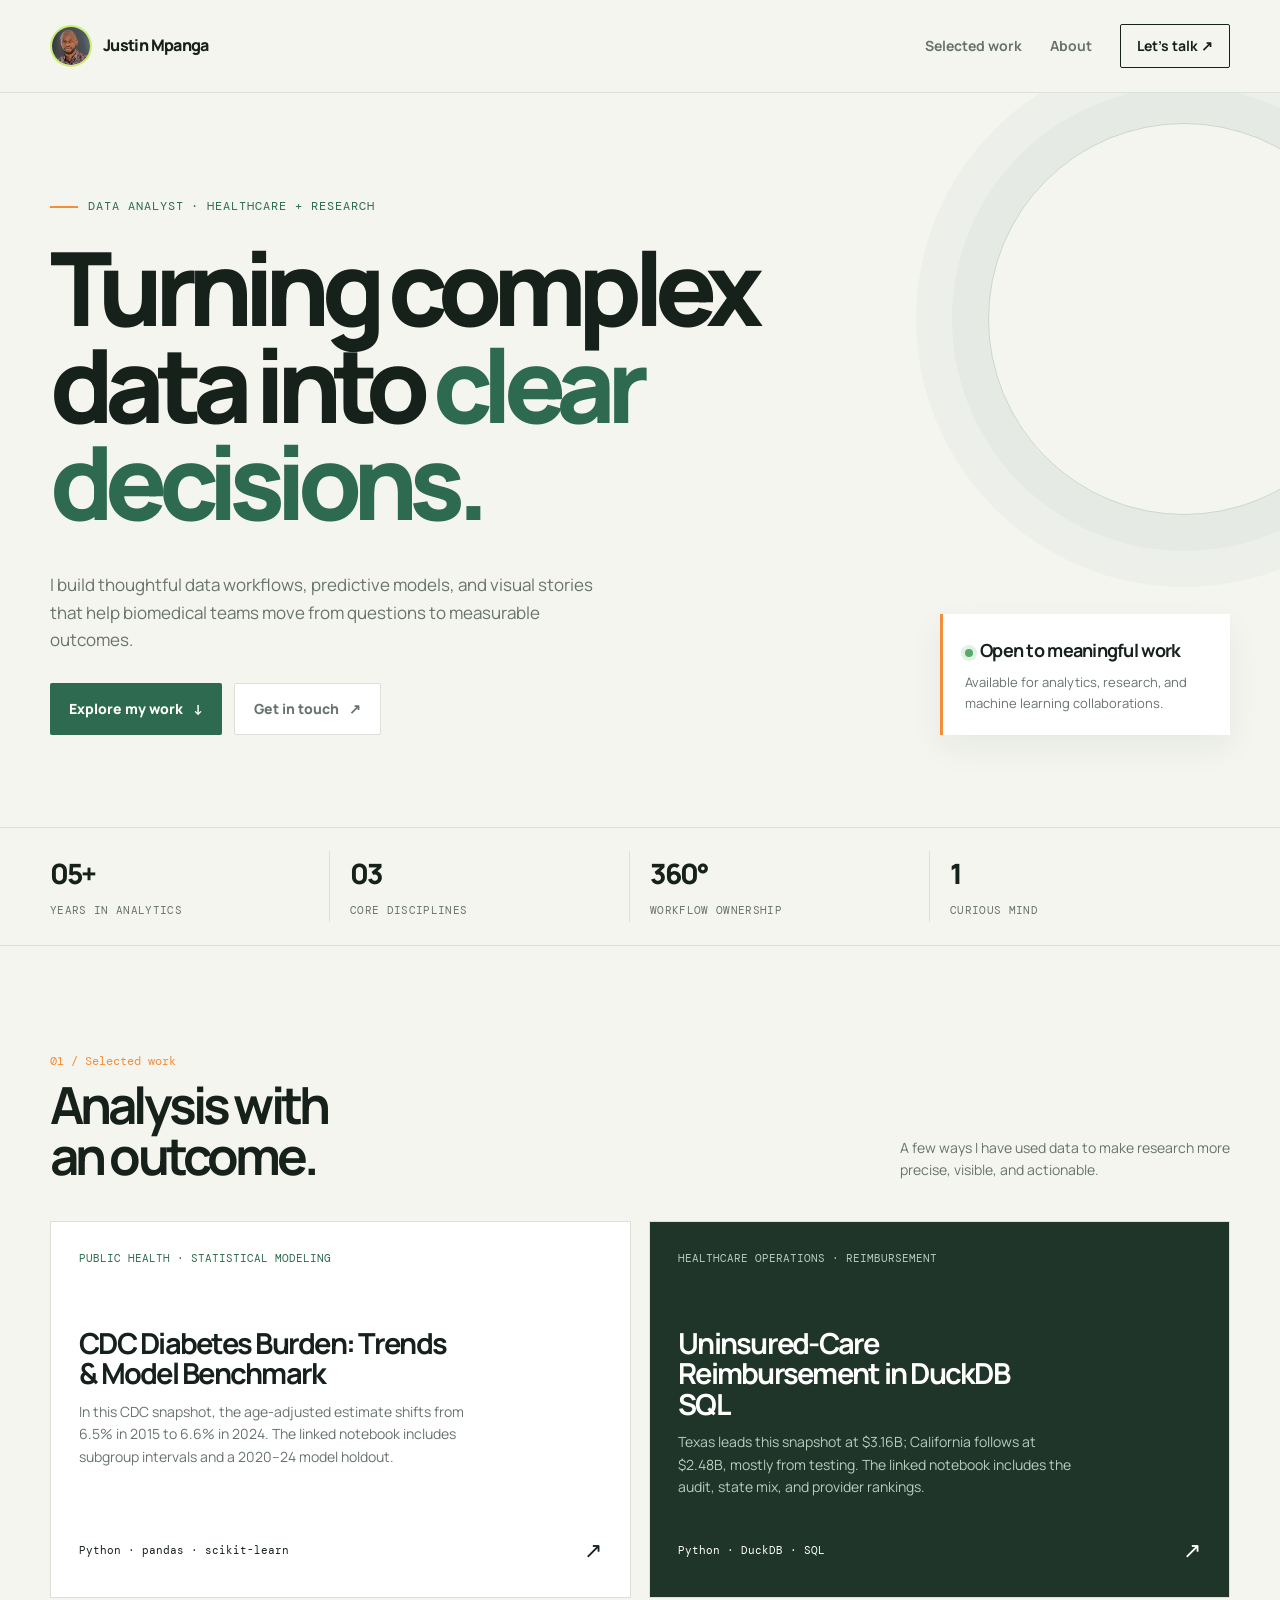
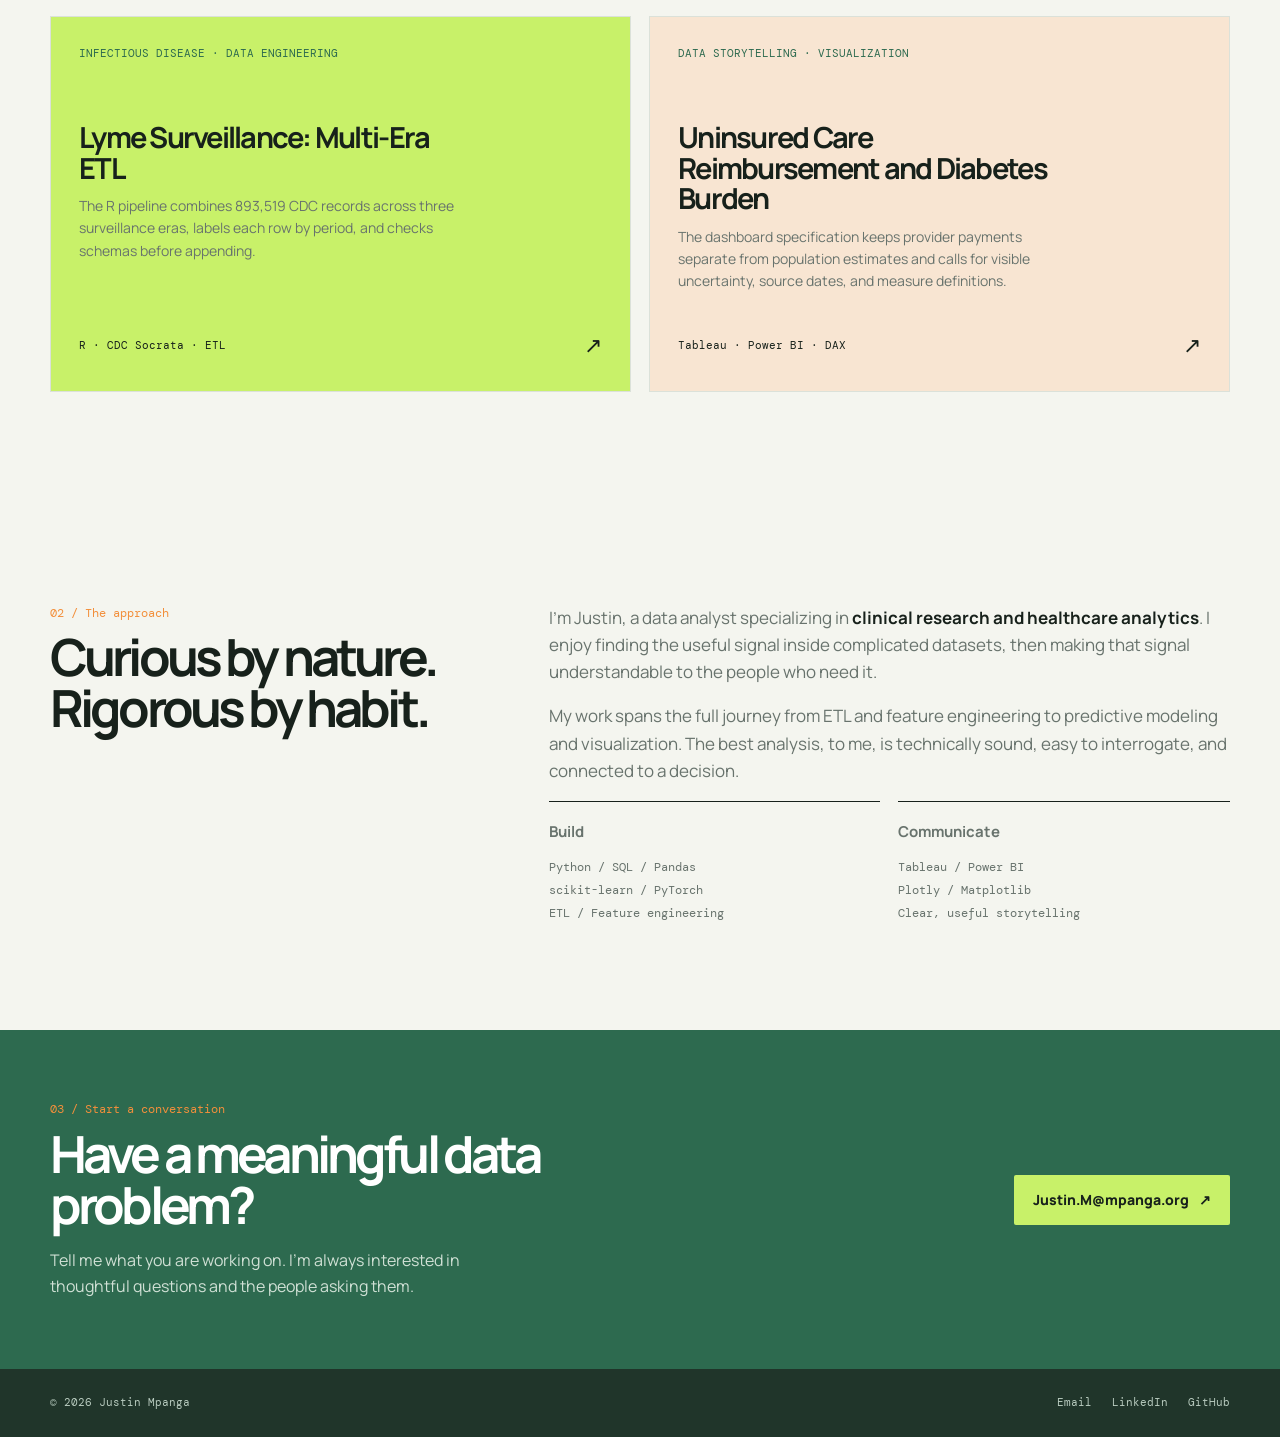
<file: index.html>
<!doctype html>
<html lang="en">
<head>
  <meta charset="UTF-8">
  <meta name="viewport" content="width=device-width, initial-scale=1.0">
  <meta name="description" content="Justin Mpanga is a data analyst specializing in healthcare analytics, and predictive modeling.">
  <title>Justin Mpanga | Healthcare Data Analyst</title>
  <link rel="preconnect" href="https://fonts.googleapis.com">
  <link rel="preconnect" href="https://fonts.gstatic.com" crossorigin>
  <link href="https://fonts.googleapis.com/css2?family=DM+Mono:wght@400;500&family=Manrope:wght@400;500;600;700;800&display=swap" rel="stylesheet">
  <style>
    :root {
      --ink: #17211b;
      --muted: #68736d;
      --paper: #f4f5ef;
      --panel: #ffffff;
      --line: #dbe1d9;
      --green: #2d6a4f;
      --lime: #c8f169;
      --orange: #f28f3b;
      --dark-panel: #20352a;
      --mono: "DM Mono", monospace;
      --sans: "Manrope", sans-serif;
    }

    * { box-sizing: border-box; }
    html { scroll-behavior: smooth; }
    body {
      margin: 0;
      color: var(--ink);
      background: var(--paper);
      font-family: var(--sans);
      line-height: 1.6;
    }
    a { color: inherit; text-decoration: none; }
    .wrap { width: min(1180px, calc(100% - 48px)); margin: 0 auto; }

    header {
      padding: 24px 0;
      border-bottom: 1px solid var(--line);
      background: rgba(244, 245, 239, .9);
      position: sticky;
      top: 0;
      z-index: 10;
      backdrop-filter: blur(14px);
    }
    .nav { display: flex; align-items: center; justify-content: space-between; gap: 24px; }
    .brand { display: flex; align-items: center; gap: 11px; font-weight: 800; letter-spacing: -.04em; }
    .brand-photo {
      width: 42px; height: 42px; flex: 0 0 auto;
      border: 2px solid var(--lime); border-radius: 50%; object-fit: cover;
    }
    nav { display: flex; align-items: center; gap: 28px; color: var(--muted); font-size: 14px; font-weight: 700; }
    nav a { transition: color .2s ease; }
    nav a:hover { color: var(--green); }
    .nav-cta { padding: 10px 16px; border: 1px solid var(--ink); color: var(--ink); border-radius: 2px; }

    .hero { padding: 104px 0 92px; position: relative; overflow: hidden; }
    .hero::before {
      content: ""; position: absolute; width: 390px; height: 390px; right: -100px; top: 30px;
      border: 1px solid rgba(45, 106, 79, .22); border-radius: 50%;
      box-shadow: 0 0 0 36px rgba(45, 106, 79, .04), 0 0 0 72px rgba(45, 106, 79, .03);
      pointer-events: none;
    }
    .eyebrow { display: flex; align-items: center; gap: 10px; color: var(--green); font-family: var(--mono); text-transform: uppercase; font-size: 12px; letter-spacing: .08em; }
    .eyebrow::before { content: ""; display: block; width: 28px; height: 2px; background: var(--orange); }
    h1 { max-width: 860px; margin: 22px 0 24px; font-size: clamp(3.5rem, 8vw, 7.5rem); line-height: .95; letter-spacing: -.085em; font-weight: 800; }
    h1 em { color: var(--green); font-style: normal; }
    .hero-grid { display: grid; grid-template-columns: minmax(0, 1fr) 290px; gap: 70px; align-items: end; }
    .hero-copy { max-width: 550px; color: var(--muted); font-size: 17px; }
    .hero-actions { display: flex; flex-wrap: wrap; gap: 12px; margin-top: 30px; }
    .button { display: inline-flex; align-items: center; gap: 10px; padding: 14px 19px; border-radius: 2px; font-weight: 800; font-size: 14px; transition: transform .2s ease, box-shadow .2s ease; }
    .button:hover { transform: translateY(-3px); box-shadow: 0 8px 18px rgba(23, 33, 27, .12); }
    .button-primary { background: var(--green); color: white; }
    .button-secondary { border: 1px solid var(--line); background: var(--panel); }
    .status-card { padding: 22px; border-left: 3px solid var(--orange); background: var(--panel); box-shadow: 0 12px 32px rgba(23, 33, 27, .06); }
    .status-card strong { display: block; margin-bottom: 7px; font-size: 18px; letter-spacing: -.04em; }
    .status-card p { margin: 0; color: var(--muted); font-size: 13px; }
    .dot { display: inline-block; width: 8px; height: 8px; margin-right: 7px; border-radius: 50%; background: #59a96b; box-shadow: 0 0 0 4px #e1f2e3; }

    .stats { padding: 23px 0; border-top: 1px solid var(--line); border-bottom: 1px solid var(--line); }
    .stats-grid { display: grid; grid-template-columns: repeat(4, 1fr); gap: 20px; }
    .stat { border-right: 1px solid var(--line); }
    .stat:last-child { border: 0; }
    .stat-number { display: block; font-size: 28px; font-weight: 800; letter-spacing: -.07em; }
    .stat-label { color: var(--muted); font-family: var(--mono); font-size: 11px; text-transform: uppercase; letter-spacing: .03em; }

    section { padding: 106px 0; }
    .section-heading { display: flex; justify-content: space-between; align-items: end; gap: 24px; margin-bottom: 40px; }
    .section-kicker { color: var(--orange); font-family: var(--mono); font-size: 12px; }
    h2 { margin: 8px 0 0; font-size: clamp(2rem, 4vw, 3.7rem); line-height: 1; letter-spacing: -.075em; }
    .section-note { max-width: 330px; margin: 0; color: var(--muted); font-size: 14px; }

    .projects { display: grid; grid-template-columns: repeat(2, 1fr); gap: 18px; }
    .project { min-height: 360px; padding: 28px; display: flex; flex-direction: column; justify-content: space-between; background: var(--panel); border: 1px solid var(--line); transition: transform .25s ease, border-color .25s ease; }
    .project:hover { transform: translateY(-6px); border-color: var(--green); }
    .project:nth-child(2) { background: var(--dark-panel); color: white; }
    .project:nth-child(2) .project-type, .project:nth-child(2) .project-description { color: #b8cbbf; }
    .project:nth-child(3) { background: var(--lime); }
    .project:nth-child(4) { background: #f8e5d2; }
    .project-type { color: var(--green); font-family: var(--mono); font-size: 11px; text-transform: uppercase; }
    .project-title { max-width: 370px; margin: 60px 0 12px; font-size: 29px; line-height: 1.05; letter-spacing: -.06em; }
    .project-description { max-width: 400px; margin: 0; color: var(--muted); font-size: 14px; }
    .project-footer { display: flex; justify-content: space-between; align-items: center; margin-top: 35px; font-family: var(--mono); font-size: 11px; }
    .project-link { font-size: 22px; }

    .about-grid { display: grid; grid-template-columns: .75fr 1.25fr; gap: 90px; align-items: start; }
    .about-copy { color: var(--muted); font-size: 17px; }
    .about-copy p { margin-top: 0; }
    .about-copy strong { color: var(--ink); }
    .skills { display: grid; grid-template-columns: repeat(2, 1fr); gap: 18px; }
    .skill-group { padding-top: 18px; border-top: 1px solid var(--ink); }
    .skill-group h3 { margin: 0 0 12px; font-size: 15px; }
    .skill-group p { margin: 0; color: var(--muted); font-family: var(--mono); font-size: 12px; line-height: 1.9; }

    .contact { padding: 70px 0; background: var(--green); color: white; }
    .contact-inner { display: flex; align-items: center; justify-content: space-between; gap: 40px; }
    .contact h2 { max-width: 600px; }
    .contact p { max-width: 430px; margin: 18px 0 0; color: #d0e0d5; }
    .contact .button { flex-shrink: 0; background: var(--lime); color: var(--ink); }

    footer { padding: 25px 0; background: var(--dark-panel); color: #b8cbbf; font-family: var(--mono); font-size: 11px; }
    .footer-inner { display: flex; justify-content: space-between; gap: 20px; }
    .footer-links { display: flex; gap: 20px; }
    .footer-links a:hover { color: var(--lime); }

    .reveal { opacity: 0; transform: translateY(18px); transition: opacity .7s ease, transform .7s ease; }
    .reveal.visible { opacity: 1; transform: none; }
    @media (max-width: 760px) {
      .wrap { width: min(100% - 32px, 580px); }
      header { padding: 16px 0; }
      .nav { gap: 12px; }
      .brand { gap: 8px; font-size: 14px; }
      .brand-photo { width: 36px; height: 36px; }
      .nav-cta { padding: 8px 10px; white-space: nowrap; }
      nav a:not(.nav-cta) { display: none; }
      .hero { padding: 70px 0 65px; }
      .hero-grid, .about-grid { grid-template-columns: 1fr; gap: 35px; }
      h1 { font-size: clamp(3.4rem, 17vw, 6rem); }
      .hero::before { right: -220px; top: 120px; }
      .stats-grid { grid-template-columns: repeat(2, 1fr); gap: 22px 10px; }
      .stat:nth-child(2) { border: 0; }
      section { padding: 75px 0; }
      .section-heading, .contact-inner { display: block; }
      .section-note { margin-top: 20px; }
      .projects, .skills { grid-template-columns: 1fr; }
      .project { min-height: 320px; }
      .contact .button { margin-top: 28px; }
      .footer-inner { display: block; }
      .footer-links { margin-top: 12px; }
    }

  </style>
</head>
<body>
  <header>
    <div class="wrap nav">
      <a class="brand" href="#top" aria-label="Justin Mpanga home"><img class="brand-photo" src="Justin%20Pic.jpeg" alt=""> Justin Mpanga</a>
      <nav aria-label="Primary navigation">
        <a href="#work">Selected work</a>
        <a href="#about">About</a>
        <a class="nav-cta" href="mailto:Justin.M@mpanga.org">Let's talk ↗</a>
      </nav>
    </div>
  </header>

  <main id="top">
    <section class="hero">
      <div class="wrap">
        <div class="eyebrow reveal">Data analyst · Healthcare + research</div>
        <h1 class="reveal">Turning complex data into <em>clear decisions.</em></h1>
        <div class="hero-grid">
          <div class="hero-copy reveal">
            <p>I build thoughtful data workflows, predictive models, and visual stories that help biomedical teams move from questions to measurable outcomes.</p>
            <div class="hero-actions">
              <a class="button button-primary" href="#work">Explore my work <span>↓</span></a>
              <a class="button button-secondary" href="mailto:Justin.M@mpanga.org">Get in touch <span>↗</span></a>
            </div>
          </div>
          <aside class="status-card reveal">
            <strong><span class="dot"></span>Open to meaningful work</strong>
            <p>Available for analytics, research, and machine learning collaborations.</p>
          </aside>
        </div>
      </div>
    </section>

    <div class="stats">
      <div class="wrap stats-grid">
        <div class="stat reveal"><span class="stat-number">05+</span><span class="stat-label">Years in analytics</span></div>
        <div class="stat reveal"><span class="stat-number">03</span><span class="stat-label">Core disciplines</span></div>
        <div class="stat reveal"><span class="stat-number">360°</span><span class="stat-label">Workflow ownership</span></div>
        <div class="stat reveal"><span class="stat-number">1</span><span class="stat-label">Curious mind</span></div>
      </div>
    </div>

    <section id="work">
      <div class="wrap">
        <div class="section-heading reveal">
          <div><div class="section-kicker">01 / Selected work</div><h2>Analysis with<br>an outcome.</h2></div>
          <p class="section-note">A few ways I have used data to make research more precise, visible, and actionable.</p>
        </div>
        <div class="projects">
          <article class="project reveal">
            <div><div class="project-type">Public health · Statistical modeling</div><h3 class="project-title">CDC Diabetes Burden: Trends &amp; Model Benchmark</h3><p class="project-description">In this CDC snapshot, the age-adjusted estimate shifts from 6.5% in 2015 to 6.6% in 2024. The linked notebook includes subgroup intervals and a 2020–24 model holdout.</p></div>
            <div class="project-footer"><span>Python · pandas · scikit-learn</span><a class="project-link" href="https://github.com/123jnm/JustinMpanga.github.io/blob/main/notebooks/diabetes_burden_models.ipynb" target="_blank" rel="noopener noreferrer" aria-label="Open CDC diabetes analysis and results on GitHub">↗</a></div>
          </article>
          <article class="project reveal">
            <div><div class="project-type">Healthcare operations · Reimbursement</div><h3 class="project-title">Uninsured-Care Reimbursement in DuckDB SQL</h3><p class="project-description">Texas leads this snapshot at $3.16B; California follows at $2.48B, mostly from testing. The linked notebook includes the audit, state mix, and provider rankings.</p></div>
            <div class="project-footer"><span>Python · DuckDB · SQL</span><a class="project-link" href="https://github.com/123jnm/JustinMpanga.github.io/blob/main/notebooks/claims_reimbursement_analysis_SQL.ipynb" target="_blank" rel="noopener noreferrer" aria-label="Open reimbursement SQL analysis and results on GitHub">↗</a></div>
          </article>
          <article class="project reveal">
            <div><div class="project-type">Infectious disease · Data engineering</div><h3 class="project-title">Lyme Surveillance: Multi-Era ETL</h3><p class="project-description">The R pipeline combines 893,519 CDC records across three surveillance eras, labels each row by period, and checks schemas before appending.</p></div>
            <div class="project-footer"><span>R · CDC Socrata · ETL</span><a class="project-link" href="https://github.com/123jnm/JustinMpanga.github.io/blob/main/R/download_cdc_datasets.R" target="_blank" rel="noopener noreferrer" aria-label="Open CDC Lyme ETL script on GitHub">↗</a></div>
          </article>
          <article class="project reveal">
            <div><div class="project-type">Data storytelling · Visualization</div><h3 class="project-title">Uninsured Care Reimbursement and Diabetes Burden</h3><p class="project-description">The dashboard specification keeps provider payments separate from population estimates and calls for visible uncertainty, source dates, and measure definitions.</p></div>
            <div class="project-footer"><span>Tableau · Power BI · DAX</span><a class="project-link" href="https://github.com/123jnm/JustinMpanga.github.io/blob/main/dashboard_specs/tableau_powerbi_healthcare_dashboard.md" target="_blank" rel="noopener noreferrer" aria-label="Open dashboard project on GitHub">↗</a></div>
          </article>
        </div>
      </div>
    </section>

    <section id="about">
      <div class="wrap about-grid">
        <div class="reveal"><div class="section-kicker">02 / The approach</div><h2>Curious by nature.<br>Rigorous by habit.</h2></div>
        <div class="about-copy reveal">
          <p>I’m Justin, a data analyst specializing in <strong>clinical research and healthcare analytics</strong>. I enjoy finding the useful signal inside complicated datasets, then making that signal understandable to the people who need it.</p>
          <p>My work spans the full journey from ETL and feature engineering to predictive modeling and visualization. The best analysis, to me, is technically sound, easy to interrogate, and connected to a decision.</p>
          <div class="skills">
            <div class="skill-group"><h3>Build</h3><p>Python / SQL / Pandas<br>scikit-learn / PyTorch<br>ETL / Feature engineering</p></div>
            <div class="skill-group"><h3>Communicate</h3><p>Tableau / Power BI<br>Plotly / Matplotlib<br>Clear, useful storytelling</p></div>
          </div>
        </div>
      </div>
    </section>

    <section class="contact">
      <div class="wrap contact-inner">
        <div><div class="section-kicker">03 / Start a conversation</div><h2>Have a meaningful data problem?</h2><p>Tell me what you are working on. I’m always interested in thoughtful questions and the people asking them.</p></div>
        <a class="button" href="mailto:Justin.M@mpanga.org">Justin.M@mpanga.org <span>↗</span></a>
      </div>
    </section>
  </main>

  <footer>
    <div class="wrap footer-inner"><span>© 2026 Justin Mpanga</span><div class="footer-links"><a href="mailto:Justin.M@mpanga.org">Email</a><a href="https://www.linkedin.com/in/justin-m-824804295" target="_blank" rel="noreferrer">LinkedIn</a><a href="https://github.com/123jnm" target="_blank" rel="noreferrer">GitHub</a></div></div>
  </footer>
  <script>
    const observer = new IntersectionObserver((entries) => {
      entries.forEach((entry) => {
        if (entry.isIntersecting) {
          entry.target.classList.add('visible');
          observer.unobserve(entry.target);
        }
      });
    }, { threshold: 0.12 });
    document.querySelectorAll('.reveal').forEach((element) => observer.observe(element));
  </script>
</body>
</html>
</file>
